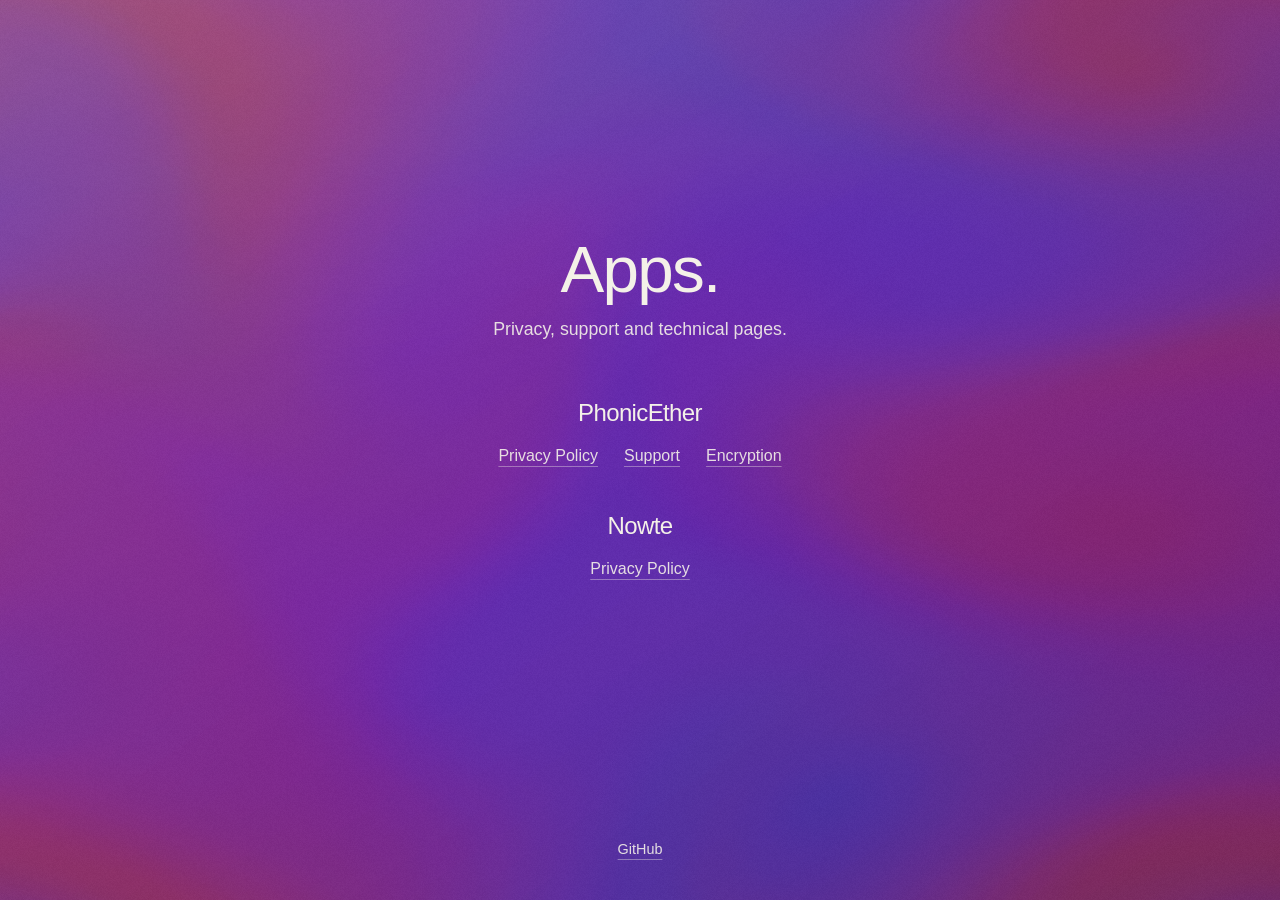
<file: index.html>
<!doctype html>
<html lang="en">
<head>
<meta charset="utf-8">
<meta name="viewport" content="width=device-width, initial-scale=1, viewport-fit=cover">
<meta name="theme-color" content="#050507">
<meta name="color-scheme" content="dark">
<title>Bolatau Apps</title>
<meta name="description" content="Apps by Bolatau, with their privacy policies and support pages.">
<style>
:root {
  --ink: #f4f1e8;
  --body: rgba(244, 241, 232, 0.9);
  --line: rgba(244, 241, 232, 0.38);
  --matte-top: rgba(255, 255, 255, 0.13);
  --matte-mid: rgba(255, 255, 255, 0.025);
  --matte-low: rgba(0, 0, 0, 0.12);
  --floor: #050507;
}
@media (prefers-contrast: more) {
  :root { --matte-top: rgba(255, 255, 255, 0.08); --matte-low: rgba(0, 0, 0, 0.25); --body: var(--ink); --line: rgba(244, 241, 232, 0.7); }
}
* { box-sizing: border-box; }
html { -webkit-text-size-adjust: 100%; }
body {
  margin: 0;
  background: var(--floor);
  color: var(--ink);
  font: 18px/1.5 -apple-system, BlinkMacSystemFont, "SF Pro Text", "Segoe UI Variable Text", "Segoe UI", Roboto, "Helvetica Neue", Arial, sans-serif;
  -webkit-font-smoothing: antialiased;
  -moz-osx-font-smoothing: grayscale;
  text-rendering: optimizeLegibility;
}
/* The whole window is the display: a 48 x 48 field that the GPU scales, under matte glass and grain. */
.field, .layer { position: fixed; inset: 0; width: 100%; height: 100%; pointer-events: none; }
/* Stretched to the window like the app's field, so the pools stay large and soft. */
.field { object-fit: fill; background: linear-gradient(150deg, #7b22d6, #ab2588 45%, #3a3ae0); }
.depth { background: rgba(0, 0, 0, 0.1); }
.matte { background: linear-gradient(146deg, var(--matte-top) 0%, var(--matte-mid) 46%, var(--matte-low) 100%); }
.grain { opacity: 0.075; background-size: 192px 192px; }
/* Glass light: a soft sheen from the top left and a gentle fall-off at the edges. Static, so it costs nothing per frame. */
.sheen { background: radial-gradient(120% 90% at 15% -10%, rgba(255, 255, 255, 0.07), rgba(255, 255, 255, 0) 60%), radial-gradient(140% 120% at 50% 45%, rgba(0, 0, 0, 0) 55%, rgba(0, 0, 0, 0.2) 100%); }
/* Large and then small, centred just above the middle, as on the "You're in" screen. */
main {
  position: relative;
  display: flex; flex-direction: column; justify-content: center; align-items: center;
  min-height: 92vh; min-height: 92svh;
  max-width: 640px; margin: 0 auto;
  padding: max(48px, env(safe-area-inset-top)) max(20px, env(safe-area-inset-right)) 48px max(20px, env(safe-area-inset-left));
  text-align: center;
}
h1, h2 { margin: 0; font-family: -apple-system, BlinkMacSystemFont, "SF Pro Display", "Segoe UI Variable Display", "Segoe UI", Roboto, "Helvetica Neue", Arial, sans-serif; font-weight: 500; letter-spacing: -0.026em; }
h1 { font-size: clamp(3rem, 11vw, 4.1rem); line-height: 1.02; }
.lede { margin: 12px 0 0; color: var(--body); font-size: 1.11rem; }
.apps { margin: 56px 0 0; padding: 0; list-style: none; display: grid; gap: 34px; }
h2 { font-size: 1.5rem; line-height: 1.2; }
.links { margin: 6px 0 0; padding: 0; list-style: none; display: flex; flex-wrap: wrap; justify-content: center; column-gap: 26px; }
a {
  display: inline-flex; align-items: center; min-height: 44px;
  color: var(--body); font-size: 1rem; text-decoration: underline; text-decoration-color: var(--line);
  text-decoration-thickness: 1px; text-underline-offset: 5px;
  transition: color 180ms ease, text-decoration-color 180ms ease;
}
a:hover { color: var(--ink); text-decoration-color: var(--ink); }
a:focus-visible { outline: 2px solid var(--ink); outline-offset: 2px; border-radius: 2px; }
footer { position: relative; padding: 0 20px max(24px, env(safe-area-inset-bottom)); text-align: center; }
footer a { font-size: 0.9rem; }
/* Each line arrives once: a fade and a small rise, the app's ease-out. */
.arrive { opacity: 0; transform: translateY(var(--rise, 6px)); animation: arrive var(--time, 900ms) cubic-bezier(0.16, 1, 0.3, 1) var(--delay, 0ms) forwards; }
@keyframes arrive { to { opacity: 1; transform: none; } }
@media (prefers-reduced-motion: reduce) {
  .arrive { opacity: 1; transform: none; animation: none; }
  a { transition: none; }
}
/* As in the app, reduced transparency removes the grain texture but keeps the field, depth and matte.
   A 3% grain stays: about one 8-bit step, so the gradient does not band. */
@media (prefers-reduced-transparency: reduce) {
  .sheen { display: none; }
  .grain { opacity: 0.03; }
}
@media (forced-colors: active) {
  .field, .layer { display: none; }
}
</style>
</head>
<body>
<canvas class="field" width="48" height="48" aria-hidden="true"></canvas>
<div class="layer depth" aria-hidden="true"></div>
<div class="layer matte" aria-hidden="true"></div>
<div class="layer sheen" aria-hidden="true"></div>
<div class="layer grain" aria-hidden="true"></div>
<main>
<h1 class="arrive" style="--rise: 10px; --time: 1100ms; --delay: 150ms">Apps.</h1>
<p class="lede arrive" style="--delay: 550ms">Privacy, support and technical pages.</p>
<ul class="apps">
<li class="arrive" style="--delay: 850ms">
<h2>PhonicEther</h2>
<ul class="links">
<li><a href="phonicether/privacy/">Privacy Policy</a></li>
<li><a href="phonicether/support/">Support</a></li>
<li><a href="phonicether/encryption/">Encryption</a></li>
</ul>
</li>
<li class="arrive" style="--delay: 1050ms">
<h2>Nowte</h2>
<ul class="links">
<li><a href="https://bolatau.github.io/nowte_privacy_policy">Privacy Policy</a></li>
</ul>
</li>
</ul>
</main>
<footer class="arrive" style="--delay: 1250ms"><a href="https://github.com/Bolatau">GitHub</a></footer>
<script>
/* field:start - a port of AmbientFluidField.swift (PhonicEther), dye advection on a 48 x 48 grid. */
function createField(colors) {
  var N = 48, C = N * N, TAU = Math.PI * 2;
  var dye = new Float32Array(C * 4), next = new Float32Array(C * 4), seed = new Float32Array(C * 4), vel = new Float32Array(C * 4);
  var pixels = new Uint8ClampedArray(C * 4), encode = new Uint8Array(4096), time = 0;
  for (var e = 0; e < 4096; e++) {
    var v = e / 4095, s = v <= 0.0031308 ? 12.92 * v : 1.055 * Math.pow(v, 1 / 2.4) - 0.055;
    encode[e] = Math.round(Math.min(1, Math.max(0, s)) * 255);
  }
  for (var a = 3; a < C * 4; a += 4) pixels[a] = 255;
  function linear(v) { return v <= 0.04045 ? v / 12.92 : Math.pow((v + 0.055) / 1.055, 2.4); }
  function pattern(x, y) {
    var u = (x + 0.5) / N, w = (y + 0.5) / N;
    var p = 0.5 + 0.24 * Math.sin(TAU * (u + 0.22 * Math.sin(TAU * w))) + 0.18 * Math.cos(TAU * (w + 0.3 * Math.cos(TAU * u))) + 0.11 * Math.sin(TAU * (2 * u + w) + 1.5);
    return Math.min(1, Math.max(0, p));
  }
  var rgb = colors.map(function (h) { return [(h >> 16 & 255) / 255, (h >> 8 & 255) / 255, (h & 255) / 255]; });
  var inks = rgb.map(function (c) { return c.map(linear); });
  var sites = [[0.18, 0.22], [0.76, 0.39], [0.43, 0.81], [0.82, 0.86], [0.13, 0.65], [0.49, 0.12]];
  var weights = [1.45, 1, 0.78, 0.42, 0.34, 0.28], phase = rgb[0][0] * 0.31 + rgb[0][2] * 0.19;
  var mx = 0, my = 0, mw = 0;
  for (var y = 0; y < N; y++) for (var x = 0; x < N; x++) {
    var u = (x + 0.5) / N, w = (y + 0.5) / N, r = 0, g = 0, b = 0, total = 0;
    for (var i = 0; i < inks.length && i < 6; i++) {
      var cx = (sites[i][0] + phase) % 1, cy = (sites[i][1] + phase * 0.7) % 1;
      var ax = Math.abs(u - cx), ay = Math.abs(w - cy), dx = Math.min(ax, 1 - ax), dy = Math.min(ay, 1 - ay);
      var d = 0.018 + dx * dx + dy * dy, f = weights[i] / (d * d * d);
      r += inks[i][0] * f; g += inks[i][1] * f; b += inks[i][2] * f; total += f;
    }
    var k = (0.74 + 0.24 * pattern(x, y)) / total, o = (y * N + x) * 4;
    seed[o] = r * k; seed[o + 1] = g * k; seed[o + 2] = b * k; seed[o + 3] = 0.2126 * r * k + 0.7152 * g * k + 0.0722 * b * k;
    var sig = 0.15 + seed[o] * 1.7 + seed[o + 1] * 0.9 + seed[o + 2] * 2.3;
    mx += sig * u; my += sig * w; mw += sig;
  }
  var px = mx / mw * 1.7 + rgb[0][0] * 0.31 + rgb[0][2] * 0.23, py = my / mw * 2.1 + rgb[1][1] * 0.37 + rgb[1][2] * 0.19;
  for (y = 0; y < N; y++) for (x = 0; x < N; x++) {
    u = (x + 0.5) / N + px; w = (y + 0.5) / N + py; o = (y * N + x) * 4;
    var diag = Math.sin(TAU * (2 * u - w) + 0.8);
    vel[o] = 0.12 * Math.sin(TAU * u + 0.3) * Math.cos(TAU * w + 0.7) + 0.04 * diag + 0.045 * Math.cos(TAU * w + 1.8);
    vel[o + 1] = -0.12 * Math.cos(TAU * u + 0.3) * Math.sin(TAU * w + 0.7) + 0.08 * diag + 0.055 * Math.sin(TAU * u + 0.45);
    vel[o + 2] = 0.12 * Math.sin(TAU * u + 1.3) * Math.cos(2 * TAU * w + 1.1) + 0.075 * Math.cos(2 * TAU * w + 0.9);
    vel[o + 3] = -0.06 * Math.cos(TAU * u + 1.3) * Math.sin(2 * TAU * w + 1.1) + 0.07 * Math.sin(2 * TAU * u + 1.7);
  }
  dye.set(seed);
  // One pass per step, with bilinear sampling written out (no calls or temporary arrays).
  function advance(seconds) {
    var dt = Math.min(0.15, seconds);
    time += dt;
    var ph = time * 0.21, flowA = 0.75 * Math.cos(ph), flowB = 0.75 * Math.sin(ph + 0.45);
    var driftX = 0.018 * Math.cos(time * 0.11), driftY = 0.014 * Math.sin(time * 0.13);
    var diffusion = 0.12 * dt, replenish = 0.2 * dt, step = dt * N;
    var fx0 = N * 0.14 * Math.sin(time * 0.13), fy0 = N * 0.12 * (Math.cos(time * 0.11) - 1);
    var src = dye, out = next;
    for (var y = 0; y < N; y++) {
      var up = (y === 0 ? N - 1 : y - 1) * N, down = (y + 1 === N ? 0 : y + 1) * N, row = y * N;
      for (var x = 0; x < N; x++) {
        var o = (row + x) * 4;
        var sx = x - (flowA * vel[o] + flowB * vel[o + 2] + driftX) * step;
        var sy = y - (flowA * vel[o + 1] + flowB * vel[o + 3] + driftY) * step;
        sx = sx < 0 ? sx + N : (sx >= N ? sx - N : sx); sy = sy < 0 ? sy + N : (sy >= N ? sy - N : sy);
        var x0 = sx | 0, y0 = sy | 0, x1 = x0 + 1 === N ? 0 : x0 + 1, y1 = y0 + 1 === N ? 0 : y0 + 1;
        var ax = sx - x0, ay = sy - y0, w00 = (1 - ax) * (1 - ay), w10 = ax * (1 - ay), w01 = (1 - ax) * ay, w11 = ax * ay;
        var a = (y0 * N + x0) * 4, b = (y0 * N + x1) * 4, c = (y1 * N + x0) * 4, d = (y1 * N + x1) * 4;
        var qx = x + fx0, qy = y + fy0;
        qx = qx < 0 ? qx + N : (qx >= N ? qx - N : qx); qy = qy < 0 ? qy + N : (qy >= N ? qy - N : qy);
        var q0 = qx | 0, r0 = qy | 0, q1 = q0 + 1 === N ? 0 : q0 + 1, r1 = r0 + 1 === N ? 0 : r0 + 1;
        var bx = qx - q0, by = qy - r0, v00 = (1 - bx) * (1 - by), v10 = bx * (1 - by), v01 = (1 - bx) * by, v11 = bx * by;
        var e = (r0 * N + q0) * 4, f = (r0 * N + q1) * 4, g = (r1 * N + q0) * 4, h = (r1 * N + q1) * 4;
        var l = (row + (x === 0 ? N - 1 : x - 1)) * 4, r = (row + (x + 1 === N ? 0 : x + 1)) * 4, t = (up + x) * 4, bt = (down + x) * 4;
        for (var k = 0; k < 4; k++) {
          var advected = src[a + k] * w00 + src[b + k] * w10 + src[c + k] * w01 + src[d + k] * w11;
          var feed = seed[e + k] * v00 + seed[f + k] * v10 + seed[g + k] * v01 + seed[h + k] * v11;
          var value = advected + diffusion * (src[l + k] + src[r + k] + src[t + k] + src[bt + k] - 4 * src[o + k]) + replenish * (feed - advected);
          out[o + k] = value < 0 ? 0 : (value > 1 ? 1 : value);
        }
      }
    }
    dye = out; next = src;
  }
  function image() {
    for (var i = 0; i < C; i++) {
      var o = i * 4;
      pixels[o] = encode[Math.round(Math.min(1, dye[o]) * 4095)];
      pixels[o + 1] = encode[Math.round(Math.min(1, dye[o + 1]) * 4095)];
      pixels[o + 2] = encode[Math.round(Math.min(1, dye[o + 2]) * 4095)];
    }
    return pixels;
  }
  return { advance: advance, image: image, side: N };
}
/* field:end */
(function () {
  var canvas = document.querySelector(".field");
  // The "iris" stage palette of the app's "You're in" screen. scripts/check_onboarding_palette.py checks its text contrast.
  var field = createField([0x7B22D6, 0xAB2588, 0x3A3AE0, 0xAA3160]);
  var N = field.side, P = N + 4, padded = new Uint8Array(P * P * 4);
  // The field wraps, so a 2-texel border copied from the opposite edges lets the GPU filter across the seam.
  function pad(pixels) {
    for (var y = 0; y < P; y++) {
      var sy = (y - 2 + N) % N;
      for (var x = 0; x < P; x++) {
        var s = (sy * N + (x - 2 + N) % N) * 4, o = (y * P + x) * 4;
        padded[o] = pixels[s]; padded[o + 1] = pixels[s + 1]; padded[o + 2] = pixels[s + 2]; padded[o + 3] = 255;
      }
    }
    return padded;
  }
  var draw = startGL(), renderer = "webgl";
  if (!draw) {
    // A canvas that has a WebGL context cannot give a 2D one, so the fallback draws on a fresh canvas.
    var fresh = canvas.cloneNode(false);
    canvas.parentNode.replaceChild(fresh, canvas); canvas = fresh;
    draw = start2D(); renderer = "2d";
  }
  if (!draw) return;
  canvas.setAttribute("data-renderer", renderer);
  function startGL() {
    var gl = canvas.getContext("webgl", { alpha: false, antialias: false, depth: false, stencil: false, powerPreference: "low-power" });
    if (!gl || gl.isContextLost()) return null;
    // B-spline upscaling in four bilinear taps (GPU Gems 2, ch. 20), then a one-step dither below 8-bit banding.
    var fragment = "#ifdef GL_FRAGMENT_PRECISION_HIGH\nprecision highp float;\n#else\nprecision mediump float;\n#endif\n" +
      "uniform sampler2D field; uniform vec2 size; uniform vec2 spread;" +
      "vec4 weights(float v) { vec4 n = vec4(1.0, 2.0, 3.0, 4.0) - v; vec4 s = n * n * n; float x = s.x, y = s.y - 4.0 * s.x, z = s.z - 4.0 * s.y + 6.0 * s.x; return vec4(x, y, z, 6.0 - x - y - z) / 6.0; }" +
      "float hash(vec2 p) { return fract(sin(dot(p, vec2(12.9898, 78.233))) * 43758.5453); }" +
      "void main() {" +
      "  vec2 uv = gl_FragCoord.xy / size; uv.y = 1.0 - uv.y;" +
      "  vec2 t = fract((uv - 0.5) * spread + 0.5) * " + N.toFixed(1) + " + 2.0 - 0.5;" +
      "  vec2 f = fract(t); t -= f;" +
      "  vec4 wx = weights(f.x), wy = weights(f.y);" +
      "  vec4 c = t.xxyy + vec2(-0.5, 1.5).xyxy;" +
      "  vec4 s = vec4(wx.xz + wx.yw, wy.xz + wy.yw);" +
      "  vec4 o = (c + vec4(wx.yw, wy.yw) / s) / " + P.toFixed(1) + ";" +
      "  vec3 a = texture2D(field, o.xz).rgb, b = texture2D(field, o.yz).rgb, d = texture2D(field, o.xw).rgb, e = texture2D(field, o.yw).rgb;" +
      "  float sx = s.x / (s.x + s.y), sy = s.z / (s.z + s.w);" +
      "  vec3 color = mix(mix(e, d, sx), mix(b, a, sx), sy);" +
      "  float n = hash(gl_FragCoord.xy) + hash(gl_FragCoord.yx + 17.0) - 1.0;" +
      "  gl_FragColor = vec4(color + n / 255.0, 1.0);" +
      "}";
    function compile(type, source) {
      var shader = gl.createShader(type);
      if (!shader) return null;
      gl.shaderSource(shader, source); gl.compileShader(shader);
      return gl.getShaderParameter(shader, gl.COMPILE_STATUS) ? shader : null;
    }
    var vs = compile(gl.VERTEX_SHADER, "attribute vec2 p; void main() { gl_Position = vec4(p, 0.0, 1.0); }"), fs = compile(gl.FRAGMENT_SHADER, fragment);
    if (!vs || !fs) return null;
    var program = gl.createProgram(); gl.attachShader(program, vs); gl.attachShader(program, fs); gl.linkProgram(program);
    if (!gl.getProgramParameter(program, gl.LINK_STATUS)) return null;
    gl.useProgram(program);
    gl.bindBuffer(gl.ARRAY_BUFFER, gl.createBuffer());
    gl.bufferData(gl.ARRAY_BUFFER, new Float32Array([-1, -1, 3, -1, -1, 3]), gl.STATIC_DRAW);
    var position = gl.getAttribLocation(program, "p"); gl.enableVertexAttribArray(position); gl.vertexAttribPointer(position, 2, gl.FLOAT, false, 0, 0);
    gl.bindTexture(gl.TEXTURE_2D, gl.createTexture());
    gl.pixelStorei(gl.UNPACK_ALIGNMENT, 1);
    gl.texParameteri(gl.TEXTURE_2D, gl.TEXTURE_MIN_FILTER, gl.LINEAR); gl.texParameteri(gl.TEXTURE_2D, gl.TEXTURE_MAG_FILTER, gl.LINEAR);
    gl.texParameteri(gl.TEXTURE_2D, gl.TEXTURE_WRAP_S, gl.CLAMP_TO_EDGE); gl.texParameteri(gl.TEXTURE_2D, gl.TEXTURE_WRAP_T, gl.CLAMP_TO_EDGE);
    gl.texImage2D(gl.TEXTURE_2D, 0, gl.RGBA, P, P, 0, gl.RGBA, gl.UNSIGNED_BYTE, null);
    var sizeAt = gl.getUniformLocation(program, "size"), spreadAt = gl.getUniformLocation(program, "spread");
    function resize() {
      var w = canvas.clientWidth || innerWidth, h = canvas.clientHeight || innerHeight;
      // Device pixels for the dither, capped at 2.5 megapixels: the field itself has no fine detail.
      var scale = Math.min(window.devicePixelRatio || 1, Math.sqrt(2.5e6 / (w * h)));
      canvas.width = Math.max(1, Math.round(w * scale)); canvas.height = Math.max(1, Math.round(h * scale));
      gl.viewport(0, 0, canvas.width, canvas.height);
      gl.uniform2f(sizeAt, canvas.width, canvas.height);
      // The app stretches its square field to the window. Past 1.8 times, repeat the periodic field instead.
      var aspect = w / h;
      gl.uniform2f(spreadAt, Math.max(1, aspect / 1.8), Math.max(1, 1 / aspect / 1.8));
    }
    resize();
    canvas.addEventListener("webglcontextlost", function (event) { event.preventDefault(); }, false);
    function render() { gl.drawArrays(gl.TRIANGLES, 0, 3); }
    function upload() { gl.texSubImage2D(gl.TEXTURE_2D, 0, 0, 0, P, P, gl.RGBA, gl.UNSIGNED_BYTE, pad(field.image())); render(); }
    // Self-check before use: two pixels must match the CPU field, so a blank, flipped or broken GPU path never shows.
    upload();
    var pixels = field.image(), probe = new Uint8Array(4), aspect = canvas.width / canvas.height;
    var spread = [Math.max(1, aspect / 1.8), Math.max(1, 1 / aspect / 1.8)];
    for (var i = 0; i < 2; i++) {
      var gx = Math.floor(canvas.width * (i ? 0.3 : 0.62)), gy = Math.floor(canvas.height * (i ? 0.27 : 0.71));
      gl.readPixels(gx, gy, 1, 1, gl.RGBA, gl.UNSIGNED_BYTE, probe);
      var u = (gx + 0.5) / canvas.width, v = 1 - (gy + 0.5) / canvas.height;
      var fx = (((u - 0.5) * spread[0] + 0.5) % 1 + 1) % 1 * N - 0.5, fy = (((v - 0.5) * spread[1] + 0.5) % 1 + 1) % 1 * N - 0.5;
      var x0 = Math.floor(fx), y0 = Math.floor(fy), ax = fx - x0, ay = fy - y0;
      for (var c = 0; c < 3; c++) {
        var at = function (x, y) { return pixels[(((y + N) % N) * N + (x + N) % N) * 4 + c]; };
        var expected = (at(x0, y0) * (1 - ax) + at(x0 + 1, y0) * ax) * (1 - ay) + (at(x0, y0 + 1) * (1 - ax) + at(x0 + 1, y0 + 1) * ax) * ay;
        if (Math.abs(probe[c] - expected) > 28 || gl.getError() !== gl.NO_ERROR) return null;
      }
    }
    addEventListener("resize", function () { resize(); upload(); });
    return upload;
  }
  function start2D() {
    var context = canvas.getContext && canvas.getContext("2d");
    if (!context) return null;
    // Without WebGL: the same B-spline filter enlarges the field 2x on the CPU, so the browser's
    // bilinear scaling has half the creases. Separable, with tap indices and weights computed once.
    var M = N * 2, frame = context.createImageData(M, M), rows = new Float32Array(M * N * 3);
    var index = new Int32Array(M * 4), weight = new Float32Array(M * 4);
    canvas.width = canvas.height = M;
    for (var o = 0; o < M; o++) {
      var at = (o + 0.5) / 2 - 0.5, base = Math.floor(at), f = at - base, g = 1 - f;
      var w = [g * g * g / 6, (3 * f * f * f - 6 * f * f + 4) / 6, (3 * g * g * g - 6 * g * g + 4) / 6, f * f * f / 6];
      for (var k = 0; k < 4; k++) { index[o * 4 + k] = (base - 1 + k + N) % N; weight[o * 4 + k] = w[k]; }
    }
    for (var a = 3; a < M * M * 4; a += 4) frame.data[a] = 255;
    return function () {
      var pixels = field.image(), out = frame.data, x, y, i, j, r, g2, b, w0, w1, w2, w3, p0, p1, p2, p3, row;
      for (y = 0; y < N; y++) {
        row = y * N;
        for (x = 0; x < M; x++) {
          i = x * 4; w0 = weight[i]; w1 = weight[i + 1]; w2 = weight[i + 2]; w3 = weight[i + 3];
          p0 = (row + index[i]) * 4; p1 = (row + index[i + 1]) * 4; p2 = (row + index[i + 2]) * 4; p3 = (row + index[i + 3]) * 4;
          j = (y * M + x) * 3;
          rows[j] = pixels[p0] * w0 + pixels[p1] * w1 + pixels[p2] * w2 + pixels[p3] * w3;
          rows[j + 1] = pixels[p0 + 1] * w0 + pixels[p1 + 1] * w1 + pixels[p2 + 1] * w2 + pixels[p3 + 1] * w3;
          rows[j + 2] = pixels[p0 + 2] * w0 + pixels[p1 + 2] * w1 + pixels[p2 + 2] * w2 + pixels[p3 + 2] * w3;
        }
      }
      for (y = 0; y < M; y++) {
        i = y * 4; w0 = weight[i]; w1 = weight[i + 1]; w2 = weight[i + 2]; w3 = weight[i + 3];
        var q0 = index[i] * M * 3, q1 = index[i + 1] * M * 3, q2 = index[i + 2] * M * 3, q3 = index[i + 3] * M * 3;
        for (x = 0; x < M; x++) {
          var c = x * 3, d = (y * M + x) * 4;
          out[d] = rows[q0 + c] * w0 + rows[q1 + c] * w1 + rows[q2 + c] * w2 + rows[q3 + c] * w3;
          out[d + 1] = rows[q0 + c + 1] * w0 + rows[q1 + c + 1] * w1 + rows[q2 + c + 1] * w2 + rows[q3 + c + 1] * w3;
          out[d + 2] = rows[q0 + c + 2] * w0 + rows[q1 + c + 2] * w1 + rows[q2 + c + 2] * w2 + rows[q3 + c + 2] * w3;
        }
      }
      context.putImageData(frame, 0, 0);
    };
  }
  // Grain at the screen's real pixel size, as the app draws it.
  var grainLayer = document.querySelector(".grain"), tile = document.createElement("canvas");
  tile.width = tile.height = 192;
  var grainContext = tile.getContext("2d"), noise = grainContext.createImageData(192, 192), state = 0x53414D42;
  for (var p = 0; p < 192 * 192; p++) {
    state = (Math.imul(1664525, state) + 1013904223) >>> 0;
    var gray = 96 + ((state >>> 24) & 63);
    noise.data[p * 4] = noise.data[p * 4 + 1] = noise.data[p * 4 + 2] = gray; noise.data[p * 4 + 3] = 255;
  }
  grainContext.putImageData(noise, 0, 0);
  var tileSize = 192 / (window.devicePixelRatio || 1);
  grainLayer.style.backgroundImage = "url(" + tile.toDataURL() + ")";
  grainLayer.style.backgroundSize = tileSize + "px " + tileSize + "px";
  var still = window.matchMedia("(prefers-reduced-motion: reduce)");
  for (var s = 0; s < 90; s++) field.advance(1 / 15);
  draw();
  var step = 1 / 30, last = 0, carry = 0, running = false;
  function tick(now) {
    if (!running) return;
    if (last) carry += Math.min(0.25, (now - last) / 1000);
    last = now;
    if (carry >= step) { field.advance(carry); carry = 0; draw(); }
    requestAnimationFrame(tick);
  }
  function update() {
    var wanted = !still.matches && !document.hidden;
    if (wanted === running) return;
    running = wanted; last = 0; carry = 0;
    if (running) requestAnimationFrame(tick);
  }
  document.addEventListener("visibilitychange", update);
  if (still.addEventListener) still.addEventListener("change", update); else still.addListener(update);
  update();
})();
</script>
</body>
</html>
</file>
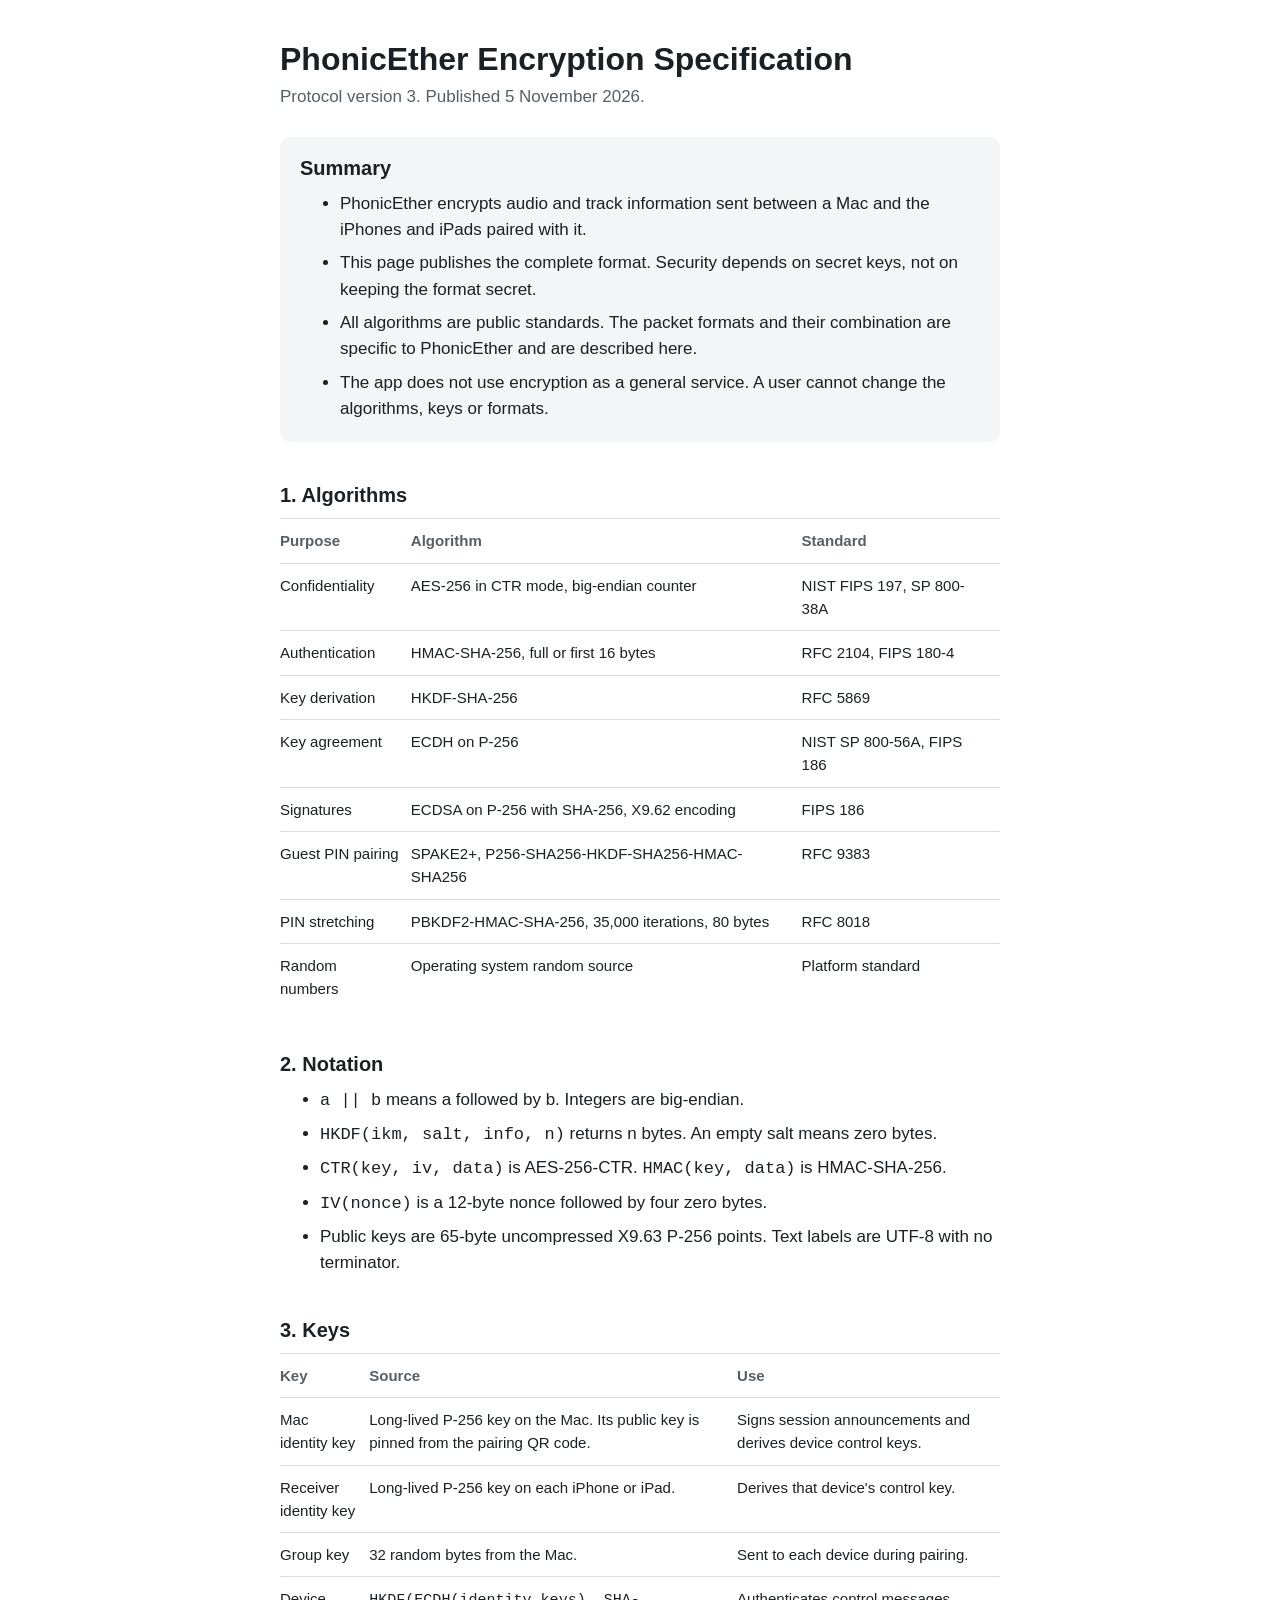
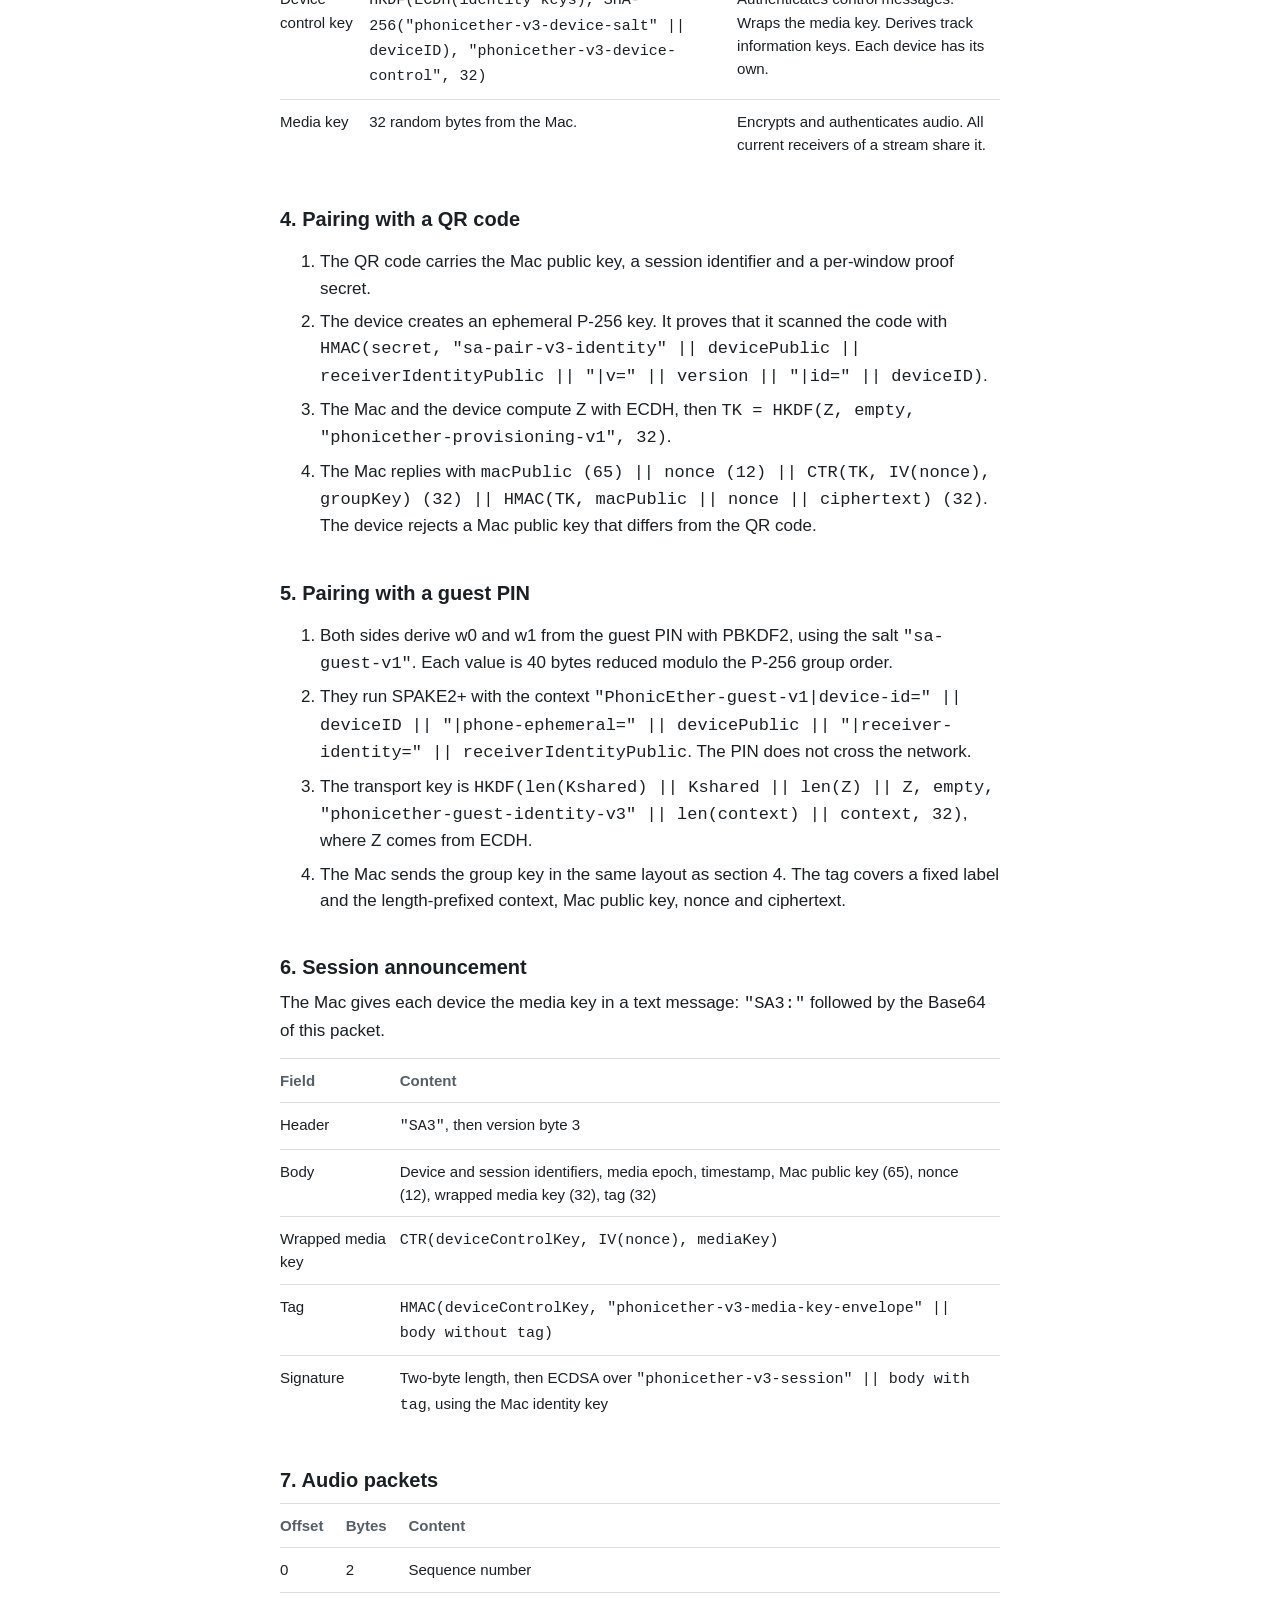
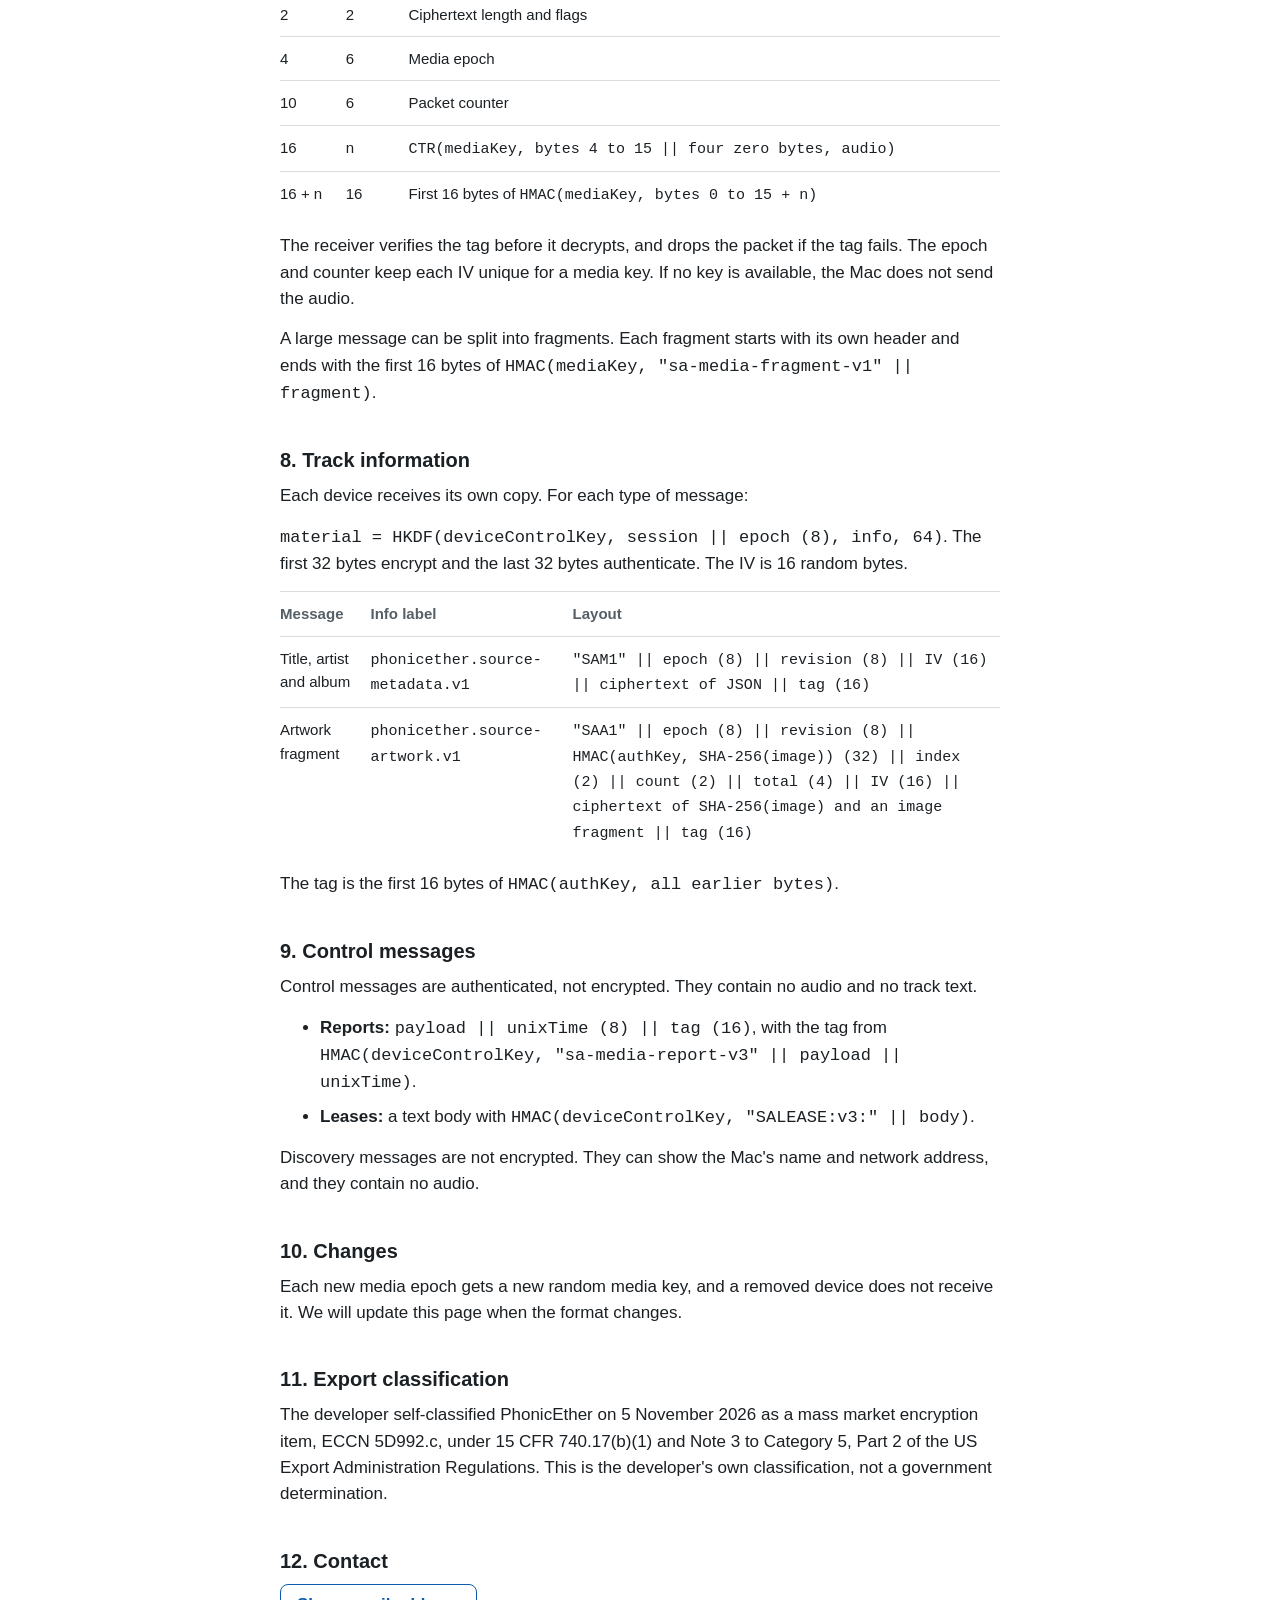
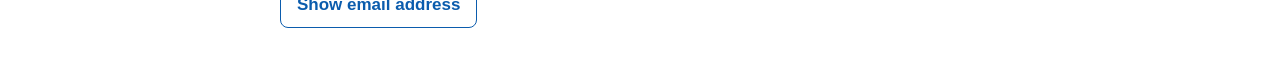
<file: phonicether/encryption/index.html>
<!doctype html>
<html lang="en">
<head>
<meta charset="utf-8">
<meta name="viewport" content="width=device-width, initial-scale=1">
<meta name="robots" content="noimageindex">
<title>PhonicEther Encryption Specification</title>
<meta name="description" content="The public specification of the encryption formats used by PhonicEther for Mac, iPhone and iPad.">
<link rel="stylesheet" href="../assets/style.css">
</head>
<body>
<main>
<h1>PhonicEther Encryption Specification</h1>
<p class="meta">Protocol version 3. Published 5 November 2026.</p>

<section class="summary">
<h2>Summary</h2>
<ul>
<li>PhonicEther encrypts audio and track information sent between a Mac and the iPhones and iPads paired with it.</li>
<li>This page publishes the complete format. Security depends on secret keys, not on keeping the format secret.</li>
<li>All algorithms are public standards. The packet formats and their combination are specific to PhonicEther and are described here.</li>
<li>The app does not use encryption as a general service. A user cannot change the algorithms, keys or formats.</li>
</ul>
</section>

<h2>1. Algorithms</h2>
<div class="table-wrap">
<table>
<thead><tr><th scope="col">Purpose</th><th scope="col">Algorithm</th><th scope="col">Standard</th></tr></thead>
<tbody>
<tr><td>Confidentiality</td><td>AES-256 in CTR mode, big-endian counter</td><td>NIST FIPS 197, SP 800-38A</td></tr>
<tr><td>Authentication</td><td>HMAC-SHA-256, full or first 16 bytes</td><td>RFC 2104, FIPS 180-4</td></tr>
<tr><td>Key derivation</td><td>HKDF-SHA-256</td><td>RFC 5869</td></tr>
<tr><td>Key agreement</td><td>ECDH on P-256</td><td>NIST SP 800-56A, FIPS 186</td></tr>
<tr><td>Signatures</td><td>ECDSA on P-256 with SHA-256, X9.62 encoding</td><td>FIPS 186</td></tr>
<tr><td>Guest PIN pairing</td><td>SPAKE2+, P256-SHA256-HKDF-SHA256-HMAC-SHA256</td><td>RFC 9383</td></tr>
<tr><td>PIN stretching</td><td>PBKDF2-HMAC-SHA-256, 35,000 iterations, 80 bytes</td><td>RFC 8018</td></tr>
<tr><td>Random numbers</td><td>Operating system random source</td><td>Platform standard</td></tr>
</tbody>
</table>
</div>

<h2>2. Notation</h2>
<ul>
<li><code>a || b</code> means a followed by b. Integers are big-endian.</li>
<li><code>HKDF(ikm, salt, info, n)</code> returns n bytes. An empty salt means zero bytes.</li>
<li><code>CTR(key, iv, data)</code> is AES-256-CTR. <code>HMAC(key, data)</code> is HMAC-SHA-256.</li>
<li><code>IV(nonce)</code> is a 12-byte nonce followed by four zero bytes.</li>
<li>Public keys are 65-byte uncompressed X9.63 P-256 points. Text labels are UTF-8 with no terminator.</li>
</ul>

<h2>3. Keys</h2>
<div class="table-wrap">
<table>
<thead><tr><th scope="col">Key</th><th scope="col">Source</th><th scope="col">Use</th></tr></thead>
<tbody>
<tr><td>Mac identity key</td><td>Long-lived P-256 key on the Mac. Its public key is pinned from the pairing QR code.</td><td>Signs session announcements and derives device control keys.</td></tr>
<tr><td>Receiver identity key</td><td>Long-lived P-256 key on each iPhone or iPad.</td><td>Derives that device's control key.</td></tr>
<tr><td>Group key</td><td>32 random bytes from the Mac.</td><td>Sent to each device during pairing.</td></tr>
<tr><td>Device control key</td><td><code>HKDF(ECDH(identity keys), SHA-256("phonicether-v3-device-salt" || deviceID), "phonicether-v3-device-control", 32)</code></td><td>Authenticates control messages. Wraps the media key. Derives track information keys. Each device has its own.</td></tr>
<tr><td>Media key</td><td>32 random bytes from the Mac.</td><td>Encrypts and authenticates audio. All current receivers of a stream share it.</td></tr>
</tbody>
</table>
</div>

<h2>4. Pairing with a QR code</h2>
<ol>
<li>The QR code carries the Mac public key, a session identifier and a per-window proof secret.</li>
<li>The device creates an ephemeral P-256 key. It proves that it scanned the code with <code>HMAC(secret, "sa-pair-v3-identity" || devicePublic || receiverIdentityPublic || "|v=" || version || "|id=" || deviceID)</code>.</li>
<li>The Mac and the device compute Z with ECDH, then <code>TK = HKDF(Z, empty, "phonicether-provisioning-v1", 32)</code>.</li>
<li>The Mac replies with <code>macPublic (65) || nonce (12) || CTR(TK, IV(nonce), groupKey) (32) || HMAC(TK, macPublic || nonce || ciphertext) (32)</code>. The device rejects a Mac public key that differs from the QR code.</li>
</ol>

<h2>5. Pairing with a guest PIN</h2>
<ol>
<li>Both sides derive w0 and w1 from the guest PIN with PBKDF2, using the salt <code>"sa-guest-v1"</code>. Each value is 40 bytes reduced modulo the P-256 group order.</li>
<li>They run SPAKE2+ with the context <code>"PhonicEther-guest-v1|device-id=" || deviceID || "|phone-ephemeral=" || devicePublic || "|receiver-identity=" || receiverIdentityPublic</code>. The PIN does not cross the network.</li>
<li>The transport key is <code>HKDF(len(Kshared) || Kshared || len(Z) || Z, empty, "phonicether-guest-identity-v3" || len(context) || context, 32)</code>, where Z comes from ECDH.</li>
<li>The Mac sends the group key in the same layout as section 4. The tag covers a fixed label and the length-prefixed context, Mac public key, nonce and ciphertext.</li>
</ol>

<h2>6. Session announcement</h2>
<p>The Mac gives each device the media key in a text message: <code>"SA3:"</code> followed by the Base64 of this packet.</p>
<div class="table-wrap">
<table>
<thead><tr><th scope="col">Field</th><th scope="col">Content</th></tr></thead>
<tbody>
<tr><td>Header</td><td><code>"SA3"</code>, then version byte 3</td></tr>
<tr><td>Body</td><td>Device and session identifiers, media epoch, timestamp, Mac public key (65), nonce (12), wrapped media key (32), tag (32)</td></tr>
<tr><td>Wrapped media key</td><td><code>CTR(deviceControlKey, IV(nonce), mediaKey)</code></td></tr>
<tr><td>Tag</td><td><code>HMAC(deviceControlKey, "phonicether-v3-media-key-envelope" || body without tag)</code></td></tr>
<tr><td>Signature</td><td>Two-byte length, then ECDSA over <code>"phonicether-v3-session" || body with tag</code>, using the Mac identity key</td></tr>
</tbody>
</table>
</div>

<h2>7. Audio packets</h2>
<div class="table-wrap">
<table>
<thead><tr><th scope="col">Offset</th><th scope="col">Bytes</th><th scope="col">Content</th></tr></thead>
<tbody>
<tr><td>0</td><td>2</td><td>Sequence number</td></tr>
<tr><td>2</td><td>2</td><td>Ciphertext length and flags</td></tr>
<tr><td>4</td><td>6</td><td>Media epoch</td></tr>
<tr><td>10</td><td>6</td><td>Packet counter</td></tr>
<tr><td>16</td><td>n</td><td><code>CTR(mediaKey, bytes 4 to 15 || four zero bytes, audio)</code></td></tr>
<tr><td>16 + n</td><td>16</td><td>First 16 bytes of <code>HMAC(mediaKey, bytes 0 to 15 + n)</code></td></tr>
</tbody>
</table>
</div>
<p>The receiver verifies the tag before it decrypts, and drops the packet if the tag fails. The epoch and counter keep each IV unique for a media key. If no key is available, the Mac does not send the audio.</p>
<p>A large message can be split into fragments. Each fragment starts with its own header and ends with the first 16 bytes of <code>HMAC(mediaKey, "sa-media-fragment-v1" || fragment)</code>.</p>

<h2>8. Track information</h2>
<p>Each device receives its own copy. For each type of message:</p>
<p><code>material = HKDF(deviceControlKey, session || epoch (8), info, 64)</code>. The first 32 bytes encrypt and the last 32 bytes authenticate. The IV is 16 random bytes.</p>
<div class="table-wrap">
<table>
<thead><tr><th scope="col">Message</th><th scope="col">Info label</th><th scope="col">Layout</th></tr></thead>
<tbody>
<tr><td>Title, artist and album</td><td><code>phonicether.source-metadata.v1</code></td><td><code>"SAM1" || epoch (8) || revision (8) || IV (16) || ciphertext of JSON || tag (16)</code></td></tr>
<tr><td>Artwork fragment</td><td><code>phonicether.source-artwork.v1</code></td><td><code>"SAA1" || epoch (8) || revision (8) || HMAC(authKey, SHA-256(image)) (32) || index (2) || count (2) || total (4) || IV (16) || ciphertext of SHA-256(image) and an image fragment || tag (16)</code></td></tr>
</tbody>
</table>
</div>
<p>The tag is the first 16 bytes of <code>HMAC(authKey, all earlier bytes)</code>.</p>

<h2>9. Control messages</h2>
<p>Control messages are authenticated, not encrypted. They contain no audio and no track text.</p>
<ul>
<li><strong>Reports:</strong> <code>payload || unixTime (8) || tag (16)</code>, with the tag from <code>HMAC(deviceControlKey, "sa-media-report-v3" || payload || unixTime)</code>.</li>
<li><strong>Leases:</strong> a text body with <code>HMAC(deviceControlKey, "SALEASE:v3:" || body)</code>.</li>
</ul>
<p>Discovery messages are not encrypted. They can show the Mac's name and network address, and they contain no audio.</p>

<h2>10. Changes</h2>
<p>Each new media epoch gets a new random media key, and a removed device does not receive it. We will update this page when the format changes.</p>

<h2>11. Export classification</h2>
<p>The developer self-classified PhonicEther on 5 November 2026 as a mass market encryption item, ECCN 5D992.c, under 15 CFR 740.17(b)(1) and Note 3 to Category 5, Part 2 of the US Export Administration Regulations. This is the developer's own classification, not a government determination.</p>

<h2>12. Contact</h2>
<div class="contact" data-contact>
<button type="button" hidden>Show email address</button>
<noscript><img src="../assets/contact.png" alt="Our email address, shown as an image because JavaScript is off"></noscript>
</div>
</main>
<script src="../assets/contact.js"></script>
</body>
</html>
</file>
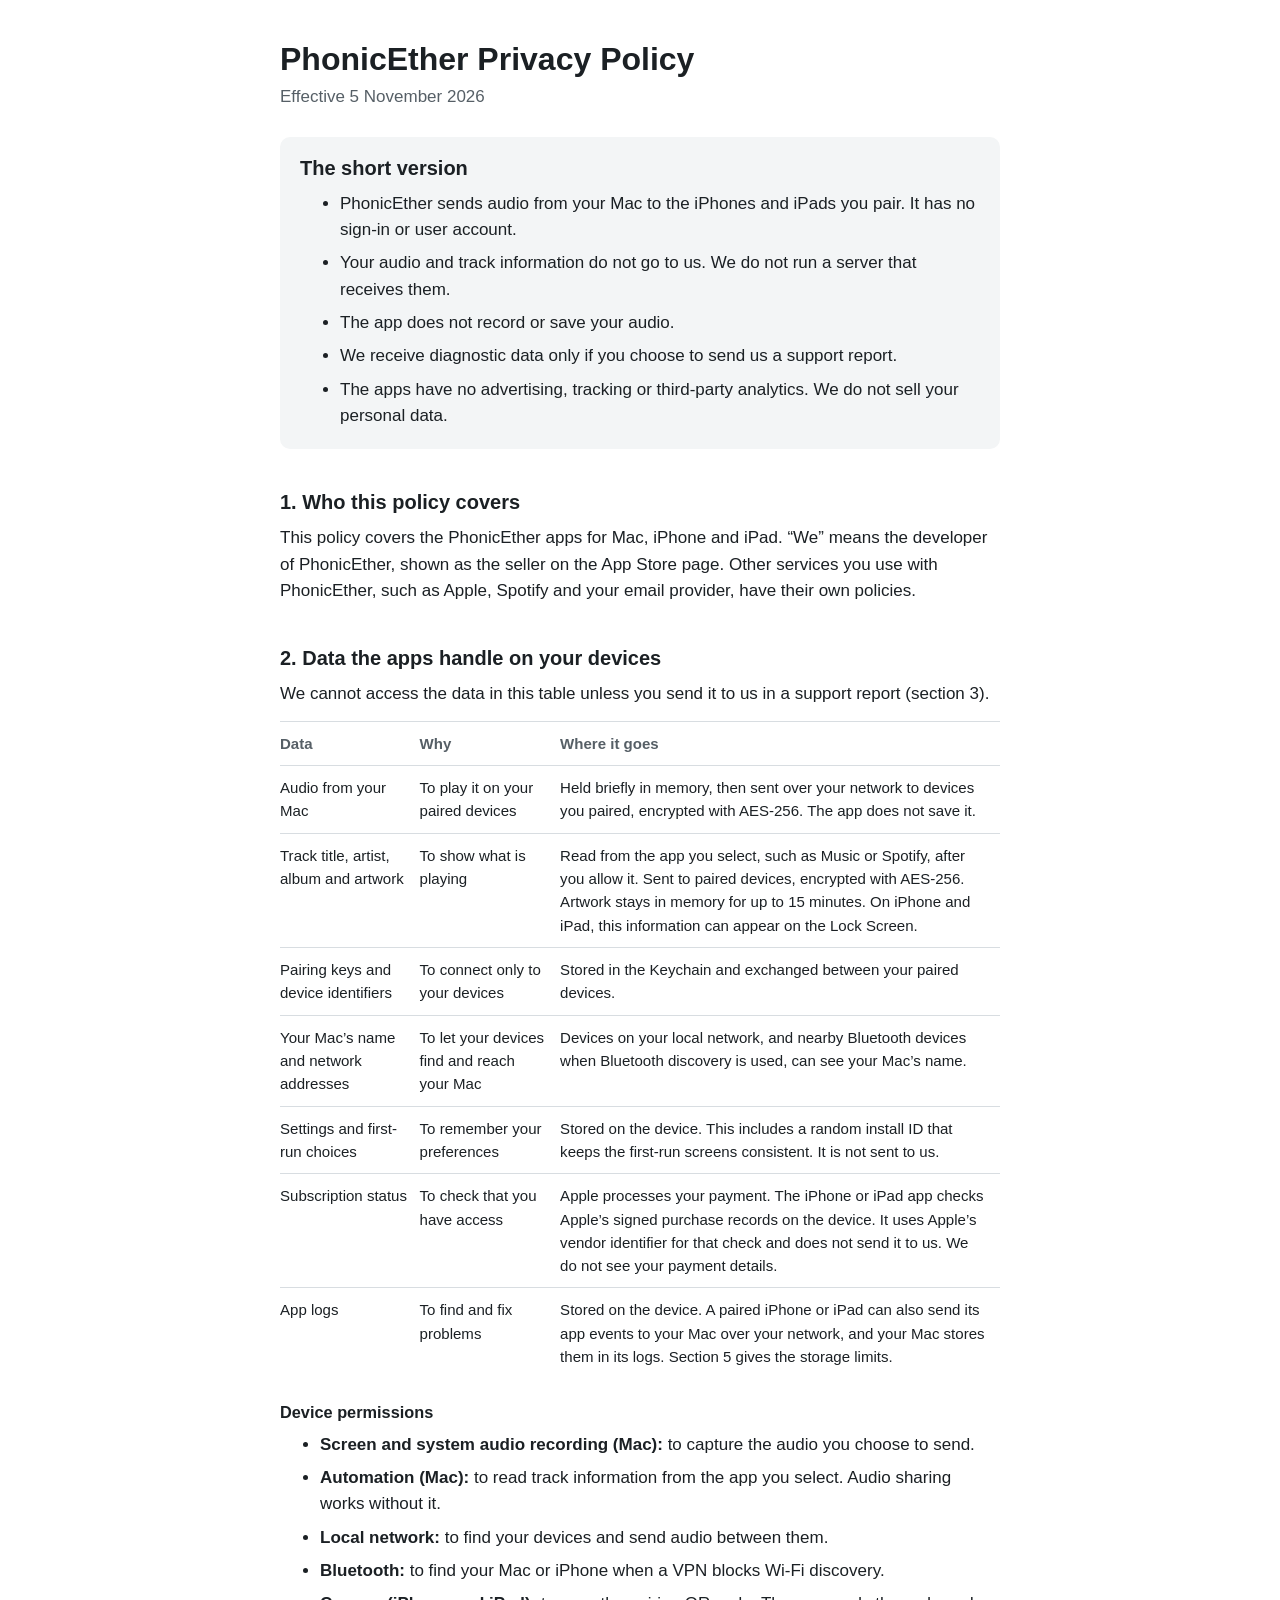
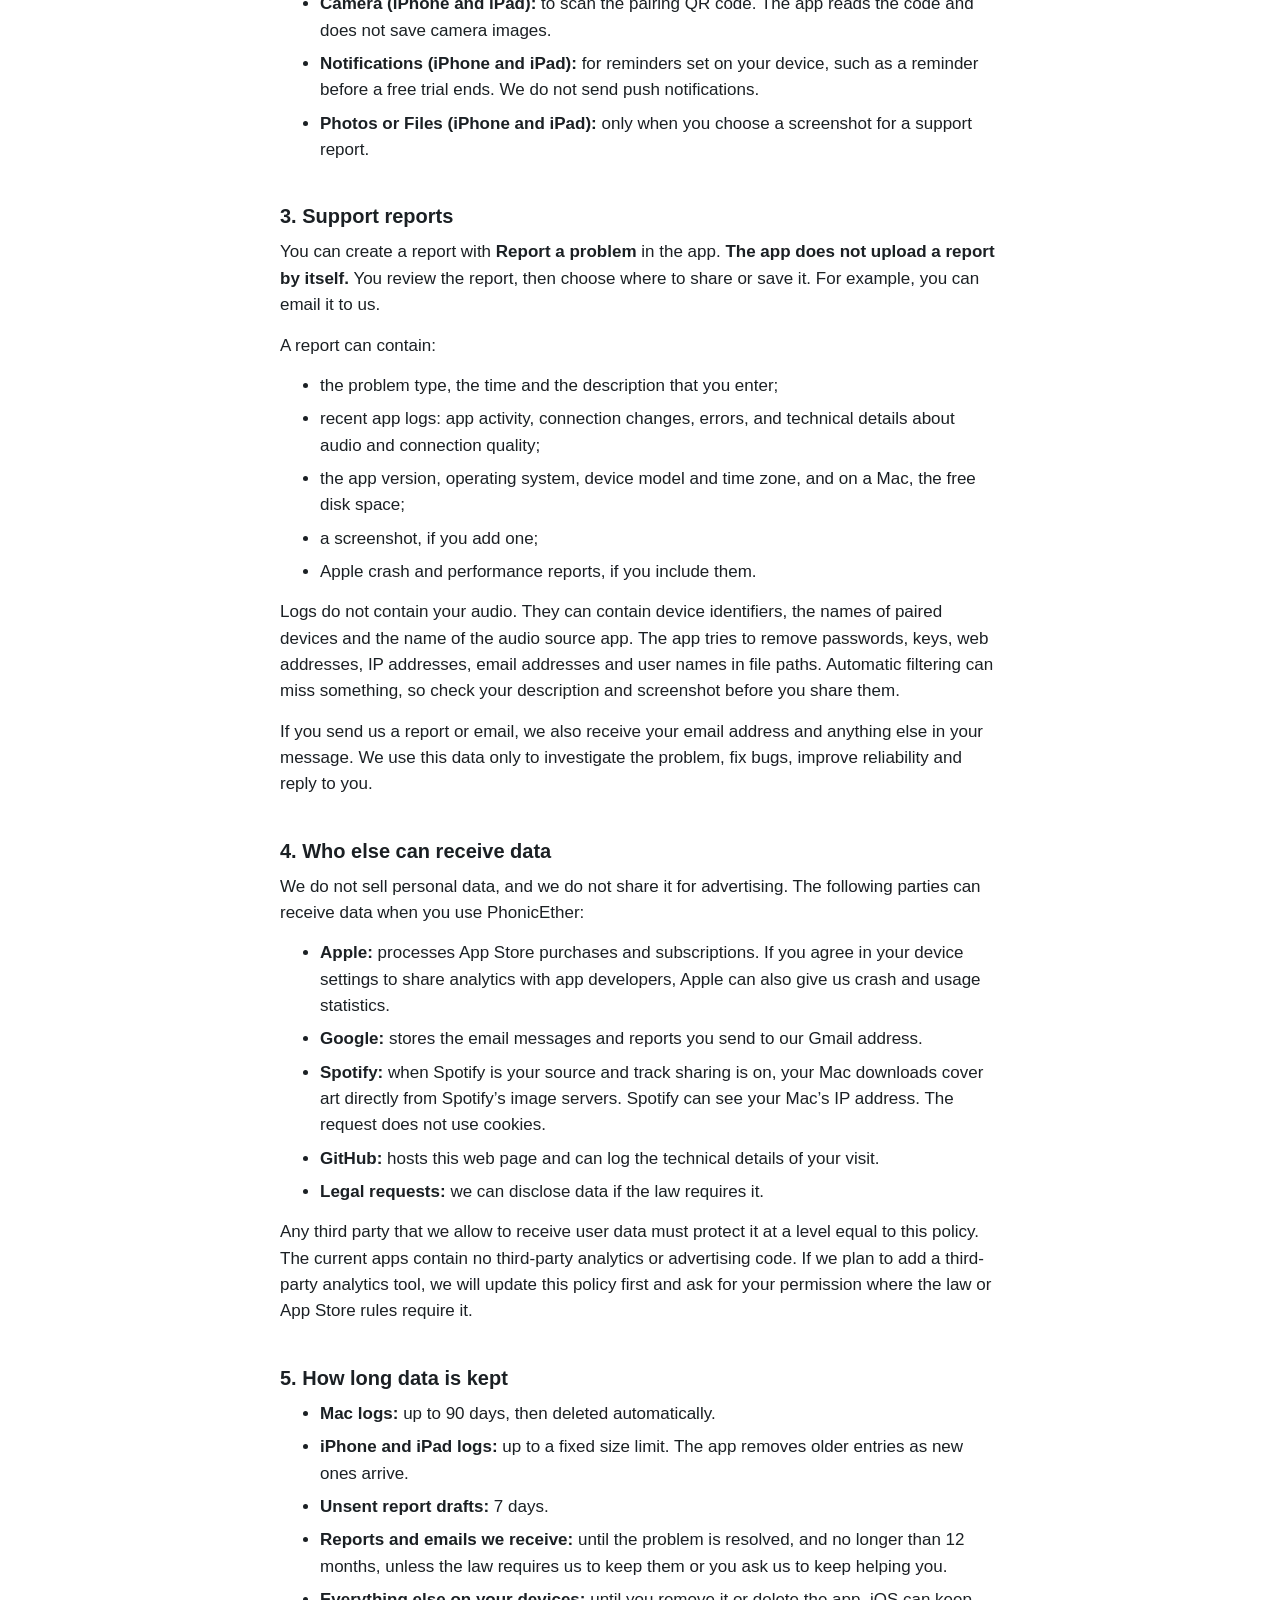
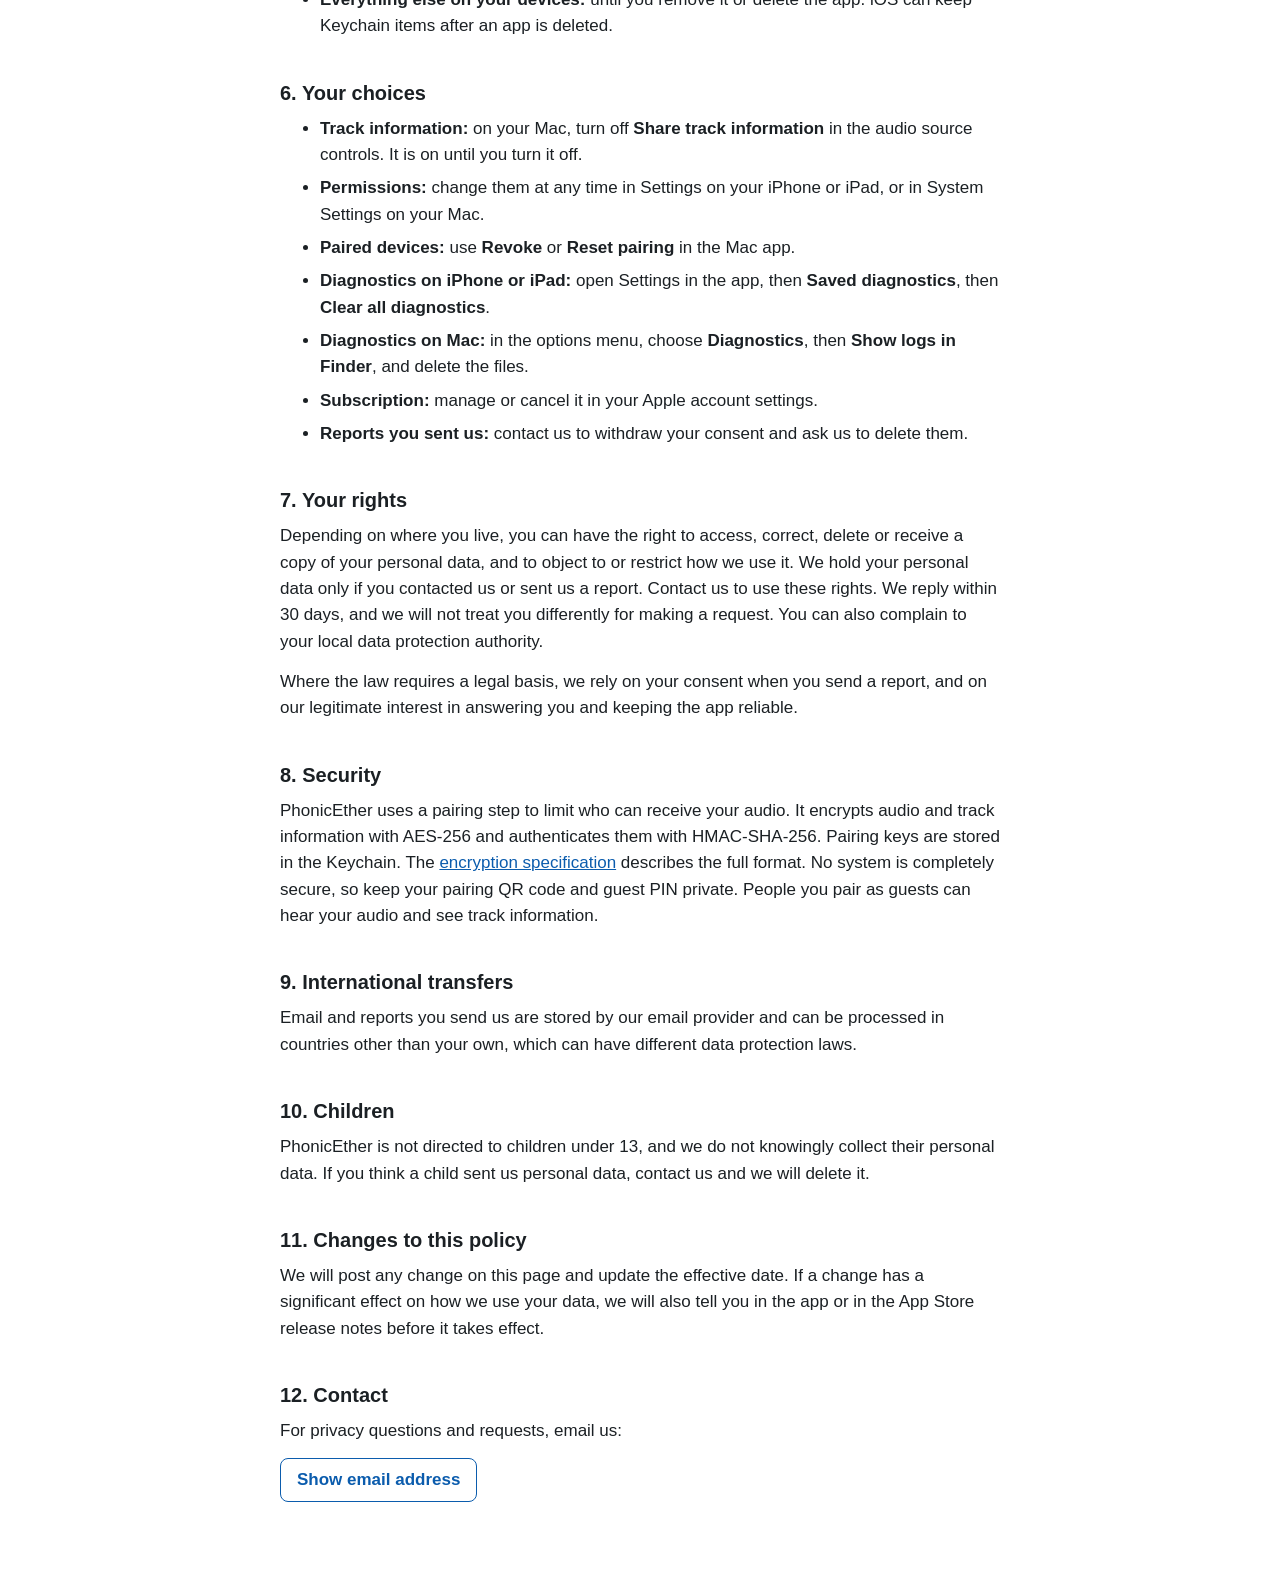
<file: phonicether/privacy/index.html>
<!doctype html>
<html lang="en">
<head>
<meta charset="utf-8">
<meta name="viewport" content="width=device-width, initial-scale=1">
<meta name="robots" content="noimageindex">
<title>PhonicEther Privacy Policy</title>
<meta name="description" content="How the PhonicEther apps for Mac, iPhone and iPad handle your data.">
<link rel="stylesheet" href="../assets/style.css">
</head>
<body>
<main>
<h1>PhonicEther Privacy Policy</h1>
<p class="meta">Effective 5 November 2026</p>

<section class="summary">
<h2>The short version</h2>
<ul>
<li>PhonicEther sends audio from your Mac to the iPhones and iPads you pair. It has no sign-in or user account.</li>
<li>Your audio and track information do not go to us. We do not run a server that receives them.</li>
<li>The app does not record or save your audio.</li>
<li>We receive diagnostic data only if you choose to send us a support report.</li>
<li>The apps have no advertising, tracking or third-party analytics. We do not sell your personal data.</li>
</ul>
</section>

<h2>1. Who this policy covers</h2>
<p>This policy covers the PhonicEther apps for Mac, iPhone and iPad. &ldquo;We&rdquo; means the developer of PhonicEther, shown as the seller on the App Store page. Other services you use with PhonicEther, such as Apple, Spotify and your email provider, have their own policies.</p>

<h2>2. Data the apps handle on your devices</h2>
<p>We cannot access the data in this table unless you send it to us in a support report (section 3).</p>
<div class="table-wrap">
<table>
<thead><tr><th scope="col">Data</th><th scope="col">Why</th><th scope="col">Where it goes</th></tr></thead>
<tbody>
<tr><td>Audio from your Mac</td><td>To play it on your paired devices</td><td>Held briefly in memory, then sent over your network to devices you paired, encrypted with AES-256. The app does not save it.</td></tr>
<tr><td>Track title, artist, album and artwork</td><td>To show what is playing</td><td>Read from the app you select, such as Music or Spotify, after you allow it. Sent to paired devices, encrypted with AES-256. Artwork stays in memory for up to 15 minutes. On iPhone and iPad, this information can appear on the Lock Screen.</td></tr>
<tr><td>Pairing keys and device identifiers</td><td>To connect only to your devices</td><td>Stored in the Keychain and exchanged between your paired devices.</td></tr>
<tr><td>Your Mac&rsquo;s name and network addresses</td><td>To let your devices find and reach your Mac</td><td>Devices on your local network, and nearby Bluetooth devices when Bluetooth discovery is used, can see your Mac&rsquo;s name.</td></tr>
<tr><td>Settings and first-run choices</td><td>To remember your preferences</td><td>Stored on the device. This includes a random install ID that keeps the first-run screens consistent. It is not sent to us.</td></tr>
<tr><td>Subscription status</td><td>To check that you have access</td><td>Apple processes your payment. The iPhone or iPad app checks Apple&rsquo;s signed purchase records on the device. It uses Apple&rsquo;s vendor identifier for that check and does not send it to us. We do not see your payment details.</td></tr>
<tr><td>App logs</td><td>To find and fix problems</td><td>Stored on the device. A paired iPhone or iPad can also send its app events to your Mac over your network, and your Mac stores them in its logs. Section 5 gives the storage limits.</td></tr>
</tbody>
</table>
</div>

<h3>Device permissions</h3>
<ul>
<li><strong>Screen and system audio recording (Mac):</strong> to capture the audio you choose to send.</li>
<li><strong>Automation (Mac):</strong> to read track information from the app you select. Audio sharing works without it.</li>
<li><strong>Local network:</strong> to find your devices and send audio between them.</li>
<li><strong>Bluetooth:</strong> to find your Mac or iPhone when a VPN blocks Wi-Fi discovery.</li>
<li><strong>Camera (iPhone and iPad):</strong> to scan the pairing QR code. The app reads the code and does not save camera images.</li>
<li><strong>Notifications (iPhone and iPad):</strong> for reminders set on your device, such as a reminder before a free trial ends. We do not send push notifications.</li>
<li><strong>Photos or Files (iPhone and iPad):</strong> only when you choose a screenshot for a support report.</li>
</ul>

<h2>3. Support reports</h2>
<p>You can create a report with <strong>Report a problem</strong> in the app. <strong>The app does not upload a report by itself.</strong> You review the report, then choose where to share or save it. For example, you can email it to us.</p>
<p>A report can contain:</p>
<ul>
<li>the problem type, the time and the description that you enter;</li>
<li>recent app logs: app activity, connection changes, errors, and technical details about audio and connection quality;</li>
<li>the app version, operating system, device model and time zone, and on a Mac, the free disk space;</li>
<li>a screenshot, if you add one;</li>
<li>Apple crash and performance reports, if you include them.</li>
</ul>
<p>Logs do not contain your audio. They can contain device identifiers, the names of paired devices and the name of the audio source app. The app tries to remove passwords, keys, web addresses, IP addresses, email addresses and user names in file paths. Automatic filtering can miss something, so check your description and screenshot before you share them.</p>
<p>If you send us a report or email, we also receive your email address and anything else in your message. We use this data only to investigate the problem, fix bugs, improve reliability and reply to you.</p>

<h2>4. Who else can receive data</h2>
<p>We do not sell personal data, and we do not share it for advertising. The following parties can receive data when you use PhonicEther:</p>
<ul>
<li><strong>Apple:</strong> processes App Store purchases and subscriptions. If you agree in your device settings to share analytics with app developers, Apple can also give us crash and usage statistics.</li>
<li><strong>Google:</strong> stores the email messages and reports you send to our Gmail address.</li>
<li><strong>Spotify:</strong> when Spotify is your source and track sharing is on, your Mac downloads cover art directly from Spotify&rsquo;s image servers. Spotify can see your Mac&rsquo;s IP address. The request does not use cookies.</li>
<li><strong>GitHub:</strong> hosts this web page and can log the technical details of your visit.</li>
<li><strong>Legal requests:</strong> we can disclose data if the law requires it.</li>
</ul>
<p>Any third party that we allow to receive user data must protect it at a level equal to this policy. The current apps contain no third-party analytics or advertising code. If we plan to add a third-party analytics tool, we will update this policy first and ask for your permission where the law or App Store rules require it.</p>

<h2>5. How long data is kept</h2>
<ul>
<li><strong>Mac logs:</strong> up to 90 days, then deleted automatically.</li>
<li><strong>iPhone and iPad logs:</strong> up to a fixed size limit. The app removes older entries as new ones arrive.</li>
<li><strong>Unsent report drafts:</strong> 7 days.</li>
<li><strong>Reports and emails we receive:</strong> until the problem is resolved, and no longer than 12 months, unless the law requires us to keep them or you ask us to keep helping you.</li>
<li><strong>Everything else on your devices:</strong> until you remove it or delete the app. iOS can keep Keychain items after an app is deleted.</li>
</ul>

<h2>6. Your choices</h2>
<ul>
<li><strong>Track information:</strong> on your Mac, turn off <strong>Share track information</strong> in the audio source controls. It is on until you turn it off.</li>
<li><strong>Permissions:</strong> change them at any time in Settings on your iPhone or iPad, or in System Settings on your Mac.</li>
<li><strong>Paired devices:</strong> use <strong>Revoke</strong> or <strong>Reset pairing</strong> in the Mac app.</li>
<li><strong>Diagnostics on iPhone or iPad:</strong> open Settings in the app, then <strong>Saved diagnostics</strong>, then <strong>Clear all diagnostics</strong>.</li>
<li><strong>Diagnostics on Mac:</strong> in the options menu, choose <strong>Diagnostics</strong>, then <strong>Show logs in Finder</strong>, and delete the files.</li>
<li><strong>Subscription:</strong> manage or cancel it in your Apple account settings.</li>
<li><strong>Reports you sent us:</strong> contact us to withdraw your consent and ask us to delete them.</li>
</ul>

<h2>7. Your rights</h2>
<p>Depending on where you live, you can have the right to access, correct, delete or receive a copy of your personal data, and to object to or restrict how we use it. We hold your personal data only if you contacted us or sent us a report. Contact us to use these rights. We reply within 30 days, and we will not treat you differently for making a request. You can also complain to your local data protection authority.</p>
<p>Where the law requires a legal basis, we rely on your consent when you send a report, and on our legitimate interest in answering you and keeping the app reliable.</p>

<h2>8. Security</h2>
<p>PhonicEther uses a pairing step to limit who can receive your audio. It encrypts audio and track information with AES-256 and authenticates them with HMAC-SHA-256. Pairing keys are stored in the Keychain. The <a href="../encryption/">encryption specification</a> describes the full format. No system is completely secure, so keep your pairing QR code and guest PIN private. People you pair as guests can hear your audio and see track information.</p>

<h2>9. International transfers</h2>
<p>Email and reports you send us are stored by our email provider and can be processed in countries other than your own, which can have different data protection laws.</p>

<h2>10. Children</h2>
<p>PhonicEther is not directed to children under 13, and we do not knowingly collect their personal data. If you think a child sent us personal data, contact us and we will delete it.</p>

<h2>11. Changes to this policy</h2>
<p>We will post any change on this page and update the effective date. If a change has a significant effect on how we use your data, we will also tell you in the app or in the App Store release notes before it takes effect.</p>

<h2>12. Contact</h2>
<p>For privacy questions and requests, email us:</p>
<div class="contact" data-contact>
<button type="button" hidden>Show email address</button>
<noscript><img src="../assets/contact.png" alt="Our email address, shown as an image because JavaScript is off"></noscript>
</div>
</main>
<script src="../assets/contact.js"></script>
</body>
</html>
</file>
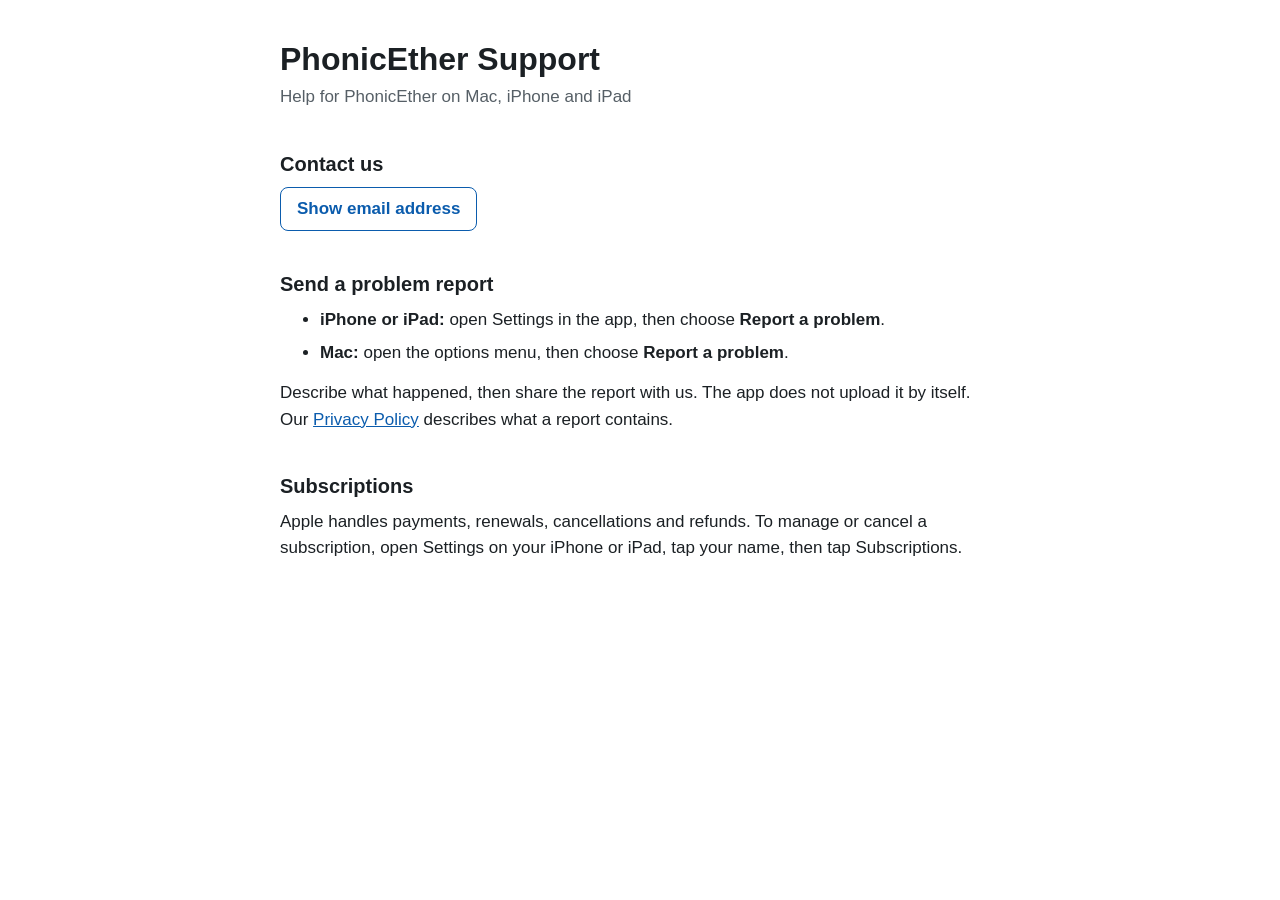
<file: phonicether/support/index.html>
<!doctype html>
<html lang="en">
<head>
<meta charset="utf-8">
<meta name="viewport" content="width=device-width, initial-scale=1">
<meta name="robots" content="noimageindex">
<title>PhonicEther Support</title>
<meta name="description" content="Get help with PhonicEther for Mac, iPhone and iPad.">
<link rel="stylesheet" href="../assets/style.css">
</head>
<body>
<main>
<h1>PhonicEther Support</h1>
<p class="meta">Help for PhonicEther on Mac, iPhone and iPad</p>

<h2>Contact us</h2>
<div class="contact" data-contact>
<button type="button" hidden>Show email address</button>
<noscript><img src="../assets/contact.png" alt="Our email address, shown as an image because JavaScript is off"></noscript>
</div>

<h2>Send a problem report</h2>
<ul>
<li><strong>iPhone or iPad:</strong> open Settings in the app, then choose <strong>Report a problem</strong>.</li>
<li><strong>Mac:</strong> open the options menu, then choose <strong>Report a problem</strong>.</li>
</ul>
<p>Describe what happened, then share the report with us. The app does not upload it by itself. Our <a href="../privacy/">Privacy Policy</a> describes what a report contains.</p>

<h2>Subscriptions</h2>
<p>Apple handles payments, renewals, cancellations and refunds. To manage or cancel a subscription, open Settings on your iPhone or iPad, tap your name, then tap Subscriptions.</p>
</main>
<script src="../assets/contact.js"></script>
</body>
</html>
</file>
<file: phonicether/assets/style.css>
:root {
  color-scheme: light dark;
  --ink: #1b2024;
  --muted: #565f66;
  --line: #d8dde1;
  --surface: #ffffff;
  --panel: #f3f5f6;
  --accent: #0b5cad;
}
@media (prefers-color-scheme: dark) {
  :root {
    --ink: #e8edf0;
    --muted: #a5b0b7;
    --line: #333b41;
    --surface: #12171a;
    --panel: #1c2327;
    --accent: #7db8f2;
  }
}
* { box-sizing: border-box; }
html { -webkit-text-size-adjust: 100%; }
body {
  margin: 0;
  background: var(--surface);
  color: var(--ink);
  font: 17px/1.55 -apple-system, BlinkMacSystemFont, "Segoe UI", Roboto, Helvetica, Arial, sans-serif;
}
main { max-width: 760px; margin: 0 auto; padding: 40px 20px 72px; }
h1 { font-size: 2rem; line-height: 1.2; margin: 0 0 6px; }
h2 { font-size: 1.25rem; line-height: 1.3; margin: 40px 0 10px; }
h3 { font-size: 1.02rem; margin: 22px 0 6px; }
p, ul { margin: 0 0 14px; }
li { margin-bottom: 7px; }
a { color: var(--accent); }
.meta { color: var(--muted); margin-bottom: 26px; }
.summary { background: var(--panel); border-radius: 10px; padding: 18px 20px 6px; }
.summary h2 { margin-top: 0; }
.table-wrap { overflow-x: auto; margin: 0 0 16px; }
table { border-collapse: collapse; width: 100%; min-width: 560px; font-size: .94rem; }
th, td { border-top: 1px solid var(--line); padding: 10px 12px 10px 0; text-align: left; vertical-align: top; }
th { color: var(--muted); font-weight: 600; }
.contact { display: flex; flex-wrap: wrap; align-items: center; gap: 10px; min-height: 44px; }
.contact button {
  min-height: 44px;
  padding: 0 16px;
  border: 1px solid var(--accent);
  border-radius: 8px;
  background: transparent;
  color: var(--accent);
  font: inherit;
  font-weight: 600;
  cursor: pointer;
}
.contact img { display: block; max-width: 100%; height: 34px; border-radius: 4px; }
</file>
